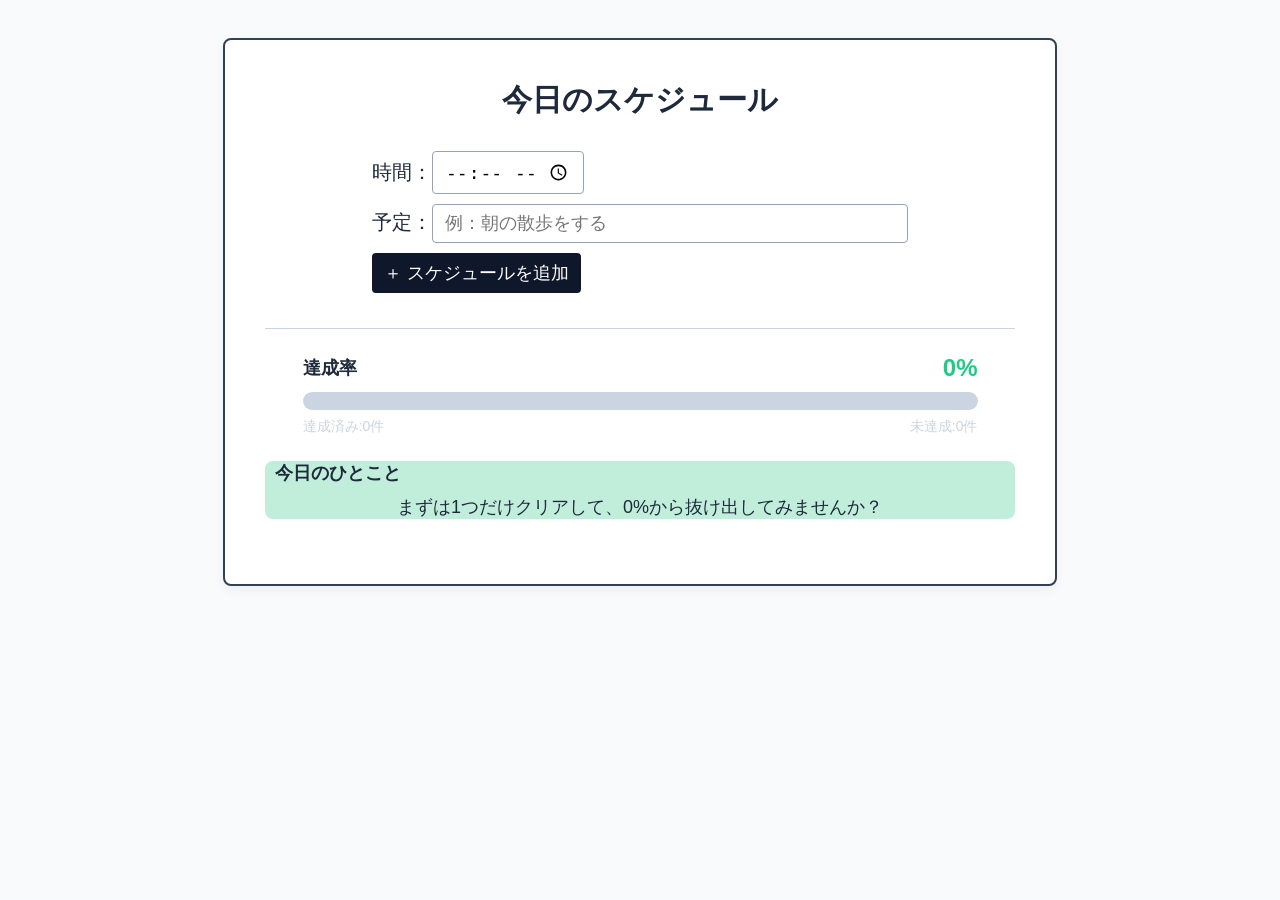
<file: index.html>
<!DOCTYPE html>
<html lang="ja">
<head>
    <meta charset="UTF-8">
    <title>生活リズム改善アプリ</title>
    <link rel="stylesheet" href="all.css">
</head>
<body>
    <div class="waku">
        <h1 style="font-size: 30px; margin-top: 0;">今日のスケジュール</h1>

        <!-- 入力エリア -->
        <div class="form-area">
            <label>時間：<input type="time" id="zikan" required></label>
            <br>
            <label>予定：<input type="text" id="mokuhyou" placeholder="例：朝の散歩をする" style="width: 450px;" onkeydown="if(event.key==='Enter')tuika()"></label>
            <br>
            <!-- 追加ボタン -->
            <button class="add-btn" onclick="tuika()">＋ スケジュールを追加</button>
        </div>

        <hr style="border: none; border-top: 1px solid #cbd5e1; margin: 25px 0;">

        <!-- 達成率グラフ表示場所 -->
        <div id="tasseiritu"></div>
        <!-- コメント表示場所 -->
        <div id="ouen"></div>
        <!-- スケジュール表示場所 -->
        <div id="itiran"></div>
    </div>

    <!-- JavaScriptを読み込む -->
    <script src="index.js"></script>
</body>
</html>
</file>
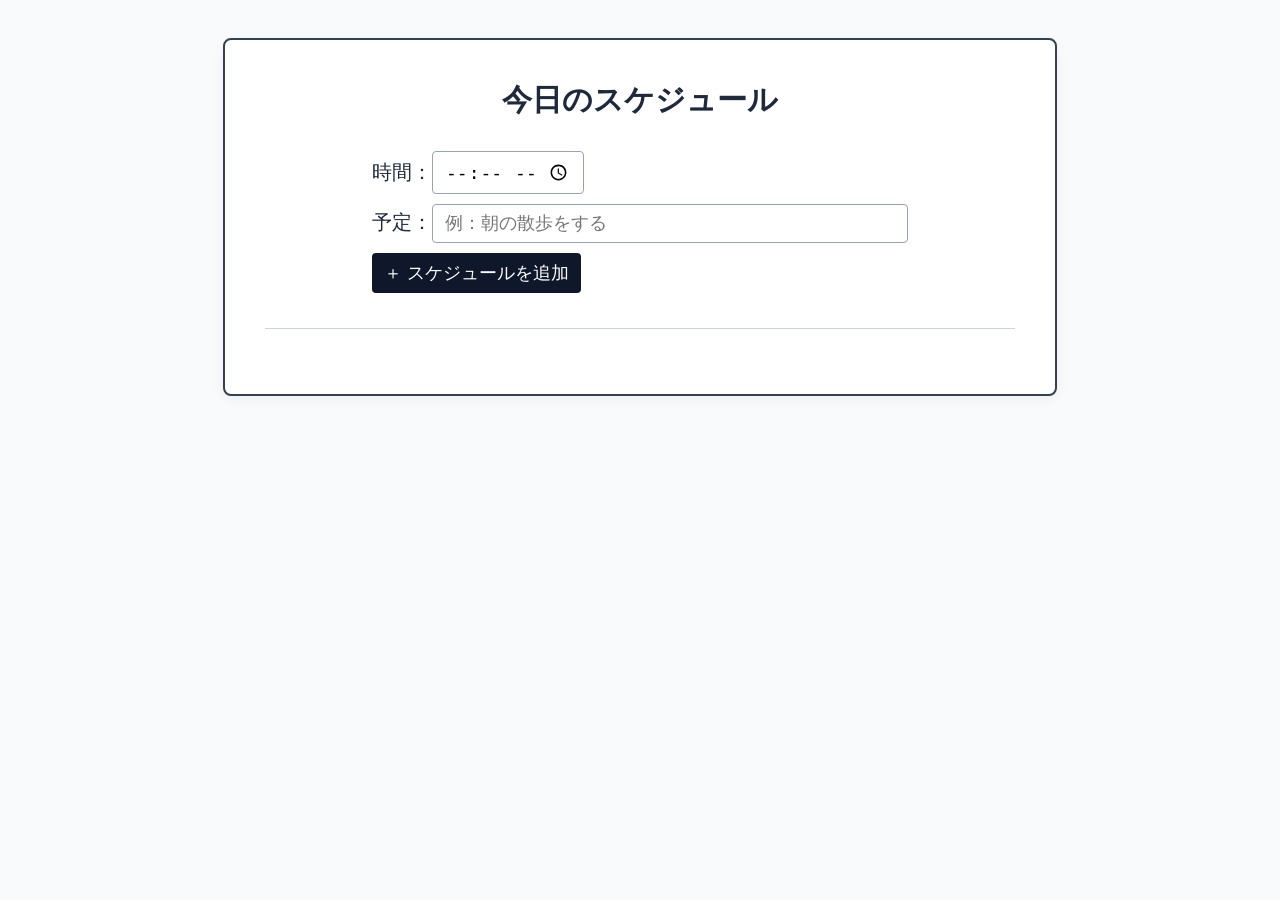
<file: app.html>
<!DOCTYPE html>
<html lang="ja">
<head>
    <meta charset="UTF-8">
    <title>生活リズム改善アプリ</title>
    <link rel="stylesheet" href="all.css">
</head>
<body>
    <div class="waku">
        <h1 style="font-size: 30px; margin-top: 0;">今日のスケジュール</h1>

        <!-- 入力エリア -->
        <div class="form-area">
            <label>時間：<input type="time" id="zikan" required></label>
            <br>
            <label>予定：<input type="text" id="mokuhyou" placeholder="例：朝の散歩をする" style="width: 450px;" onkeydown="if(event.key==='Enter')tuika()"></label>
            <br>
            <!-- 追加ボタン -->
            <button class="add-btn" onclick="tuika()">＋ スケジュールを追加</button>
        </div>

        <hr style="border: none; border-top: 1px solid #cbd5e1; margin: 25px 0;">

        <!-- スケジュール表示場所 -->
        <div id="itiran"></div>
    </div>

    <!-- JavaScriptを読み込む -->
    <script src="index.js"></script>
</body>
</html>
</file>
<file: all.css>
/* ページ全体の設定 */
body {
    font-family: 'Segoe UI', 'Hiragino Sans', 'メイリオ', sans-serif; /* フォント指定 */
    font-size: 20px; /* 基本の文字サイズ */
    display: flex; /* flexboxで配置調整 */
    justify-content: center; /* 横方向の中央に配置 */
    padding-top: 30px; /* ページ上部の余白 */
    background-color: #f8fafc; /* 背景色 */
    color: #1e293b; /* 基本の文字色 */
}

/* メインの枠 */
.waku {
    border: 2px solid #334155; /* 線の太さ・色 */
    border-radius: 8px; /* 角丸 */
    padding: 40px; /* 内側の余白 */
    width: 750px; /* 横幅 */
    text-align: center; /* 文字を中央揃え */
    background-color: #ffffff; /* 背景色 */
    box-shadow: 0 4px 12px rgba(0, 0, 0, 0.05); /* 影 */
}

/* タイトル */
.main-title {
    font-size: 30px; /* 文字サイズ */
    margin-top: 0; /* 余白消去 */
}

/* 入力エリア */
.form-area {
    text-align: left; /* 入力欄の文字を左揃え */
    display: inline-block;
    margin-bottom: 10px; /* 下部余白 */
}

/* 予定入力欄 */
#mokuhyou {
    width: 450px; /* 予定入力欄の横幅 */
}

/* スケジュール一覧 */
.list-box {
    border: 1px solid #cbd5e1;
    border-left: 5px solid #0f172a; /* 左側のみ太くする */
    border-radius: 4px;
    padding: 15px 20px;
    margin: 12px auto; /* 上下余白・左右中央揃え */
    width: 90%;
    display: flex; /* flexboxで横並び */
    flex-direction: row; /* 左から順に整列 */
    justify-content: flex-start;
    gap:10px; /* 要素同士の間隔 */
    align-items: center; /* 上下中央揃え */
    text-align: left;
    font-size: 20px;
    background-color: #ffffff;
    box-sizing: border-box; /* padding・borderを横幅に含める */
}

/* 入力欄とボタンの共通設定 */
input, button {
    font-size: 18px;
    padding: 8px 12px;
    margin-top: 10px; /* 上部余白 */
    border: 1px solid #94a3b8;
    border-radius: 4px;
}

/* 入力欄を選択したとき */
input:focus {
    outline: 2px solid #0f172a; /* 枠線で強調 */
}

/* スケジュール追加ボタン */
button.add-btn {
    background-color: #0f172a;
    color: #ffffff;
    cursor: pointer; /* 指型カーソルに変更 */
    border: none;
    transition: background-color 0.2s; /* 背景色の変更を滑らかに行う */
}

/* 追加ボタンにカーソルを合わせたとき */
button.add-btn:hover {
    background-color: #334155;
}
/* 達成ボタン */
.complete-btn {
    margin: 0;
    flex-shrink: 0; /* 横幅の縮み防止 */
}

/* スケジュール表示 */
.schedule {
    flex: 0 1 auto;
    text-align: left; /* 左寄せ */
    min-width: 0; /* 内容が長い場合は縮小 */
}

/* 削除ボタン */
.del-btn {
    font-size: 14px;
    padding: 6px 12px;
    margin: 0;
    cursor: pointer;
    background-color: #ffffff;
    color: #ef4444;
    border: 1px solid #ef4444;
    transition: all 0.2s;
    margin-left: auto; /* 右寄せ */
    flex-shrink: 0;
}

/* 削除ボタンにカーソルを合わせたとき */
.del-btn:hover {
    background-color: #ef4444;
    color: #ffffff;
}

/* スケジュールが空の場合 */
.empty-msg {
    font-size: 18px;
    color: #64748b;
    margin-top: 15px;
}

/* グラフ全体 */
.graph-area{
    width: 90%;
    margin: 20px auto 25px;
    text-align: left;
}

/* グラフのタイトル・数値 */
.graph-header{
    display: flex;
    justify-content: space-between;
    align-items: center;
    margin-bottom: 10px;
    font-size: 18px;
    font-weight: bold; /*  */
}

/* 達成率の数値 */
.graph-rate{
    color :#1ccc83;
    font-size: 24px;
}

/* 帯グラフの背景 */
.graph-bar{
    width: 100%;
    height: 18px;
    background-color: #cbd5e1;
    border-radius: 20px;
    overflow: hidden;
}

/* グラフの達成済み部分 */
.graph-fill{
    height: 100%;
    width: 0%;
    background-color: #1ccc83;
    border-radius: 20px;
    transition: width 0.4s ease;
}

/* 達成数・未達成数表示 */
.graph-detail{
    display:flex;
    justify-content: space-between;
    margin-top: 8px;
    font-size: 14px;
    color: #cbd5e1;
}
/* コメント全体 */
.ouen-area{
    background-color: #c1eedb;
    font-size: 18px;
    margin: 20px auto 25px;
    border-radius: 8px;
}
/* コメントのタイトル */
.ouen-header{
    font-weight: bold;
    text-align: left;
    margin-left: 10px;
    margin-bottom: 10px;
}
</file>
